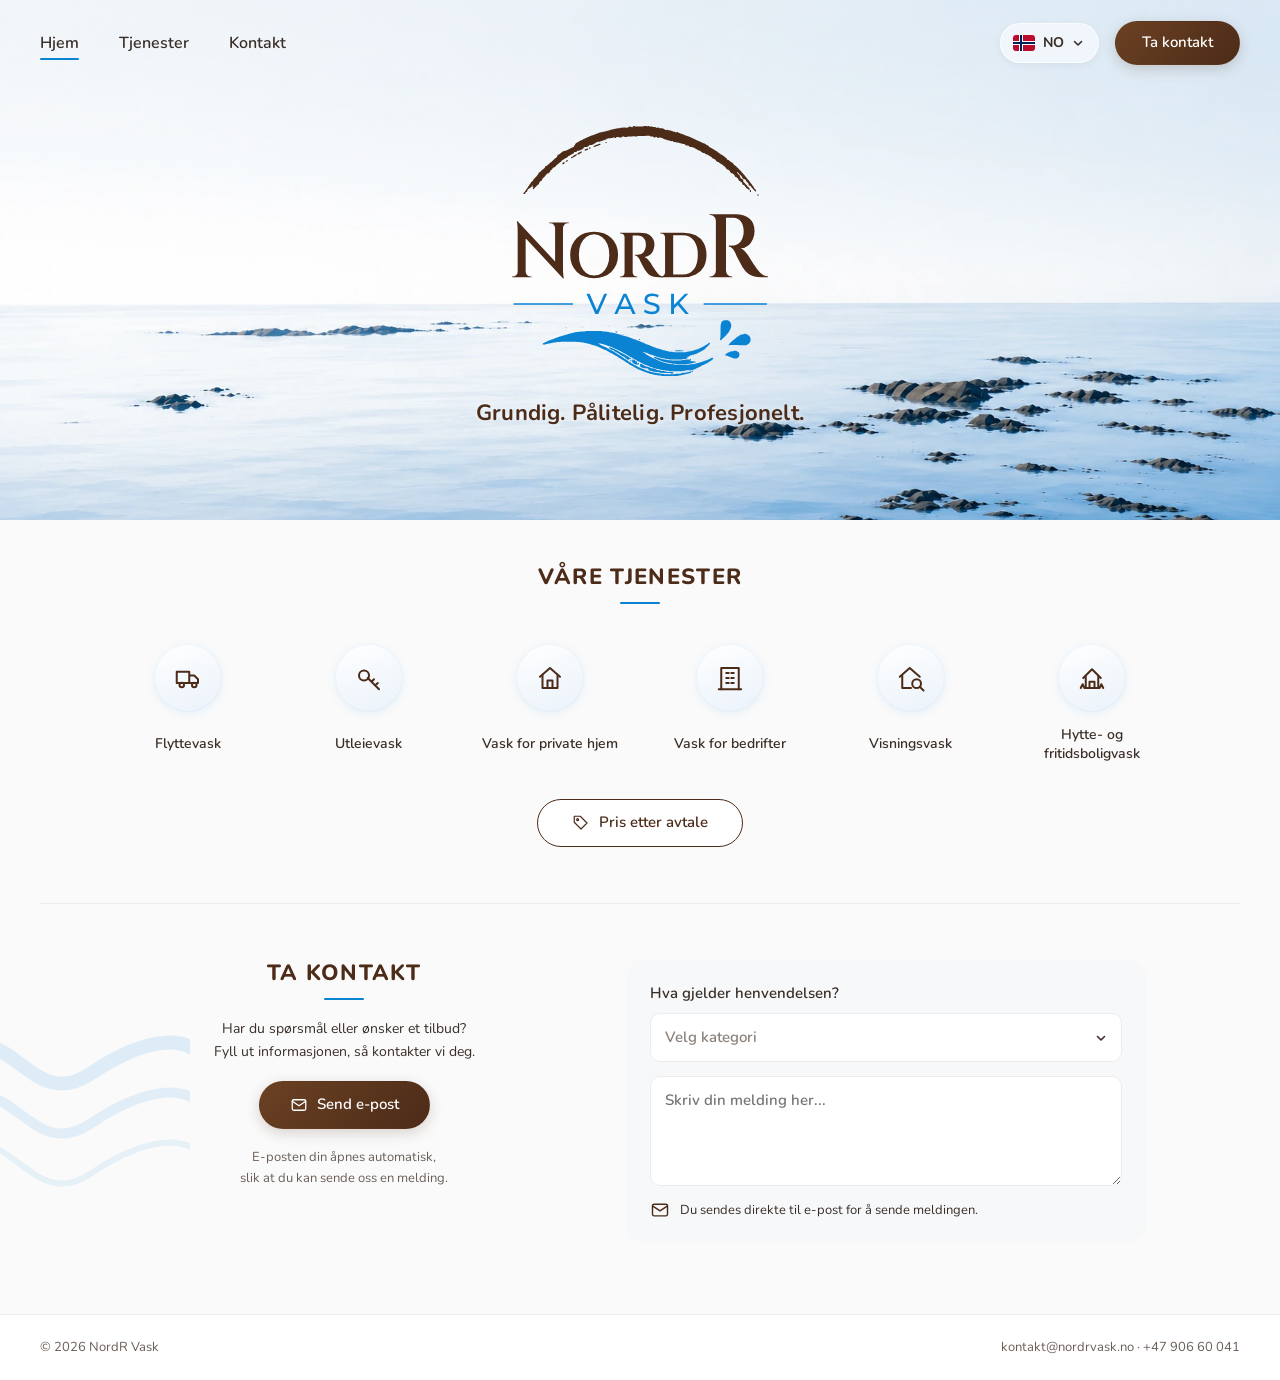
<file: index.html>
<!doctype html>
<html lang="nb">
<head>
  <meta charset="utf-8">
  <meta name="viewport" content="width=device-width, initial-scale=1">
  <title>NordR Vask – Grundig. Pålitelig. Profesjonelt.</title>
  <meta name="description" content="NordR Vask utfører flyttevask, utleievask, visningsvask og vask for private hjem, bedrifter og hytter. Pris etter avtale – ta kontakt for et tilbud.">
  <link rel="canonical" href="https://nordrvask.no/">
  <link rel="icon" href="assets/img/favicon.svg" type="image/svg+xml">
  <link rel="apple-touch-icon" href="assets/img/apple-touch-icon.png">
  <meta property="og:type" content="website">
  <meta property="og:title" content="NordR Vask">
  <meta property="og:description" content="Grundig. Pålitelig. Profesjonelt. Flyttevask, utleievask, visningsvask og vask for hjem, bedrifter og hytter.">
  <meta property="og:image" content="https://nordrvask.no/assets/img/og-image.jpg">
  <meta property="og:locale" content="nb_NO">
  <link rel="preconnect" href="https://fonts.googleapis.com">
  <link rel="preconnect" href="https://fonts.gstatic.com" crossorigin>
  <link rel="stylesheet" href="https://fonts.googleapis.com/css2?family=Nunito:wght@400;600;700;800&family=Cinzel:wght@600;700&display=swap">
  <link rel="preload" as="image" href="assets/img/hero-ocean.webp" type="image/webp">
  <link rel="preload" as="image" href="assets/img/logo.svg">
  <link rel="stylesheet" href="assets/css/style.css">
  <script type="application/ld+json">
  {
    "@context": "https://schema.org",
    "@type": "LocalBusiness",
    "name": "NordR Vask",
    "url": "https://nordrvask.no/",
    "email": "kontakt@nordrvask.no",
    "telephone": "+47 906 60 041",
    "slogan": "Grundig. Pålitelig. Profesjonelt.",
    "makesOffer": [
      {"@type": "Offer", "itemOffered": {"@type": "Service", "name": "Flyttevask"}},
      {"@type": "Offer", "itemOffered": {"@type": "Service", "name": "Utleievask"}},
      {"@type": "Offer", "itemOffered": {"@type": "Service", "name": "Vask for private hjem"}},
      {"@type": "Offer", "itemOffered": {"@type": "Service", "name": "Vask for bedrifter"}},
      {"@type": "Offer", "itemOffered": {"@type": "Service", "name": "Visningsvask"}},
      {"@type": "Offer", "itemOffered": {"@type": "Service", "name": "Hytte- og fritidsboligvask"}}
    ]
  }
  </script>
</head>
<body>

<header class="topbar" id="topp">
  <div class="wrap">
    <nav id="meny" aria-label="Hovedmeny">
      <ul>
        <li><a href="#topp" aria-current="page">Hjem</a></li>
        <li><a href="#tjenester">Tjenester</a></li>
        <li><a href="#kontakt">Kontakt</a></li>
      </ul>
    </nav>
    <div class="spraak">
      <button class="pill" id="spraakknapp" type="button" aria-haspopup="true" aria-expanded="false" aria-label="Språk: norsk">
        <svg class="flagg" viewBox="0 0 22 16" aria-hidden="true"><rect width="22" height="16" fill="#BA0C2F"/><rect x="6" width="4" height="16" fill="#fff"/><rect y="6" width="22" height="4" fill="#fff"/><rect x="7" width="2" height="16" fill="#00205B"/><rect y="7" width="22" height="2" fill="#00205B"/></svg>
        <span>NO</span>
        <svg class="chev" viewBox="0 0 12 12" aria-hidden="true"><path d="M2.5 4.5l3.5 3.5 3.5-3.5" fill="none" stroke="currentColor" stroke-width="1.6" stroke-linecap="round" stroke-linejoin="round"/></svg>
      </button>
      <ul class="spraak-meny" id="spraakmeny" hidden>
        <li><span aria-current="true">Norsk</span></li>
        <li><span class="kommer">English – kommer</span></li>
      </ul>
    </div>
    <a class="btn btn-primary top-cta" href="#kontakt">Ta kontakt</a>
    <button class="menu-btn" id="menyknapp" type="button" aria-label="Åpne meny" aria-expanded="false" aria-controls="meny">
      <svg viewBox="0 0 24 24" fill="none" stroke="currentColor" stroke-width="1.8" stroke-linecap="round" aria-hidden="true"><path d="M4 7h16M4 12h16M4 17h16"/></svg>
    </button>
  </div>
</header>

<main>
  <section class="hero" id="hjem" aria-label="Velkommen">
    <div class="hero-bg" role="img" aria-label="Stille hav med små skjær under lys himmel"></div>
    <div class="inner">
      <img class="logo" src="assets/img/logo.svg" width="551" height="540" alt="NordR Vask">
      <p class="tagline">Grundig. Pålitelig. Profesjonelt.</p>
      <div class="cta">
        <a class="btn btn-primary" href="#kontakt">Ta kontakt</a>
        <a class="btn btn-outline" href="#tjenester">Våre tjenester</a>
      </div>
    </div>
  </section>

  <section class="tjenester" id="tjenester">
    <div class="wrap">
      <h2 class="tittel">Våre tjenester</h2>
      <ul class="tjeneste-liste">
        <li>
          <div class="ikon" aria-hidden="true"><svg viewBox="0 0 24 24"><path d="M3 7h10v9H3zM13 10h4l3 3v3h-7z"/><circle cx="7" cy="17.5" r="1.8"/><circle cx="17" cy="17.5" r="1.8"/></svg></div>
          <span>Flyttevask</span>
        </li>
        <li>
          <div class="ikon" aria-hidden="true"><svg viewBox="0 0 24 24"><circle cx="8" cy="10" r="4"/><path d="M11 12l9 9M17 18l2-2M14 15l2-2"/></svg></div>
          <span>Utleievask</span>
        </li>
        <li>
          <div class="ikon" aria-hidden="true"><svg viewBox="0 0 24 24"><path d="M4 11l8-7 8 7"/><path d="M6 10v10h12V10"/><path d="M10 20v-6h4v6"/></svg></div>
          <span>Vask for private&nbsp;hjem</span>
        </li>
        <li>
          <div class="ikon" aria-hidden="true"><svg viewBox="0 0 24 24"><path d="M5 21V4h14v17"/><path d="M9 8h2M13 8h2M9 12h2M13 12h2M9 16h2M13 16h2"/><path d="M3 21h18"/></svg></div>
          <span>Vask for bedrifter</span>
        </li>
        <li>
          <div class="ikon" aria-hidden="true"><svg viewBox="0 0 24 24"><path d="M3 11l8-7 8 7"/><path d="M5 10v10h7"/><circle cx="16.5" cy="16.5" r="3.5"/><path d="M19 19l3 3"/></svg></div>
          <span>Visningsvask</span>
        </li>
        <li>
          <div class="ikon" aria-hidden="true"><svg viewBox="0 0 24 24"><path d="M5 12l7-7 7 7"/><path d="M7 11v9h10v-9"/><path d="M10 20v-5h4v5"/><path d="M3 20l1.5-3 1.5 3M18 20l1.5-3 1.5 3"/></svg></div>
          <span>Hytte- og fritidsboligvask</span>
        </li>
      </ul>
      <div class="pris">
        <a class="btn btn-outline" href="#kontakt">
          <svg viewBox="0 0 24 24" fill="none" stroke="currentColor" stroke-width="1.6" stroke-linecap="round" stroke-linejoin="round" aria-hidden="true"><path d="M20 12l-8 8-9-9V3h8z"/><circle cx="7.5" cy="7.5" r="1.3"/></svg>
          Pris etter avtale
        </a>
      </div>
    </div>
  </section>

  <hr class="skille">

  <section class="kontakt" id="kontakt">
    <svg class="bolge" viewBox="0 0 220 260" aria-hidden="true">
      <g fill="none" stroke="#0B83D3" stroke-linecap="round">
        <path d="M-20 60 C 40 20, 60 120, 120 80 S 220 40, 240 70" stroke-width="14" opacity=".12"/>
        <path d="M-20 110 C 40 70, 60 170, 120 130 S 220 90, 240 120" stroke-width="10" opacity=".10"/>
        <path d="M-20 160 C 40 120, 60 220, 120 180 S 220 140, 240 170" stroke-width="6" opacity=".09"/>
      </g>
    </svg>
    <div class="wrap">
      <div class="kontakt-tekst">
        <h2 class="tittel">Ta kontakt</h2>
        <p>Har du spørsmål eller ønsker et tilbud? <br>Fyll ut informasjonen, så kontakter vi deg.</p>
        <button class="btn btn-primary" type="submit" form="kontaktskjema" id="send">
          <svg viewBox="0 0 24 24" fill="none" stroke="currentColor" stroke-width="1.7" stroke-linecap="round" stroke-linejoin="round" aria-hidden="true"><rect x="3" y="5" width="18" height="14" rx="2"/><path d="M3 7l9 6 9-6"/></svg>
          Send e-post
        </button>
        <p class="hint">E-posten din åpnes automatisk, <br>slik at du kan sende oss en melding.</p>
        <p class="hint hint-etter" id="send-hint" hidden>Fikk du ikke opp e-postprogrammet? Send meldingen til <a href="mailto:kontakt@nordrvask.no">kontakt@nordrvask.no</a> eller ring <a href="tel:+4790660041">906 60 041</a>.</p>
      </div>

      <form id="kontaktskjema" class="skjema" novalidate>
        <label for="kategori">Hva gjelder henvendelsen?
          <select id="kategori" name="kategori" required>
            <option value="" selected disabled>Velg kategori</option>
            <option>Flyttevask</option>
            <option>Utleievask</option>
            <option>Vask for private hjem</option>
            <option>Vask for bedrifter</option>
            <option>Visningsvask</option>
            <option>Hytte- og fritidsboligvask</option>
            <option>Annet</option>
          </select>
        </label>
        <label for="melding" class="sr-label">Melding
          <textarea id="melding" name="melding" placeholder="Skriv din melding her..." required maxlength="4000"></textarea>
        </label>
        <p class="feil" id="skjema-feil" role="alert" hidden></p>
        <p class="info">
          <svg viewBox="0 0 24 24" fill="none" stroke="currentColor" stroke-width="1.7" stroke-linecap="round" stroke-linejoin="round" aria-hidden="true"><rect x="3" y="5" width="18" height="14" rx="2"/><path d="M3 7l9 6 9-6"/></svg>
          Du sendes direkte til e-post for å sende meldingen.
        </p>
      </form>
    </div>
  </section>
</main>

<footer>
  <div class="wrap">
    <span>© 2026 NordR Vask</span>
    <span><a href="mailto:kontakt@nordrvask.no">kontakt@nordrvask.no</a> · <a href="tel:+4790660041">+47 906 60 041</a></span>
  </div>
</footer>

<script src="assets/js/main.js" defer></script>
</body>
</html>
</file>
<file: assets/css/style.css>
/* NordR Vask – stilark. Følger NORDR_VASK_Designpakke v1.0 og mockupen (desktop + mobil). */
:root{
  --brun:#4C2B18; --brun-2:#6B4123; --bla:#0B83D3; --lysbla:#DCEEFF;
  --bg:#FAFAFA; --hvit:#FFFFFF; --border:#ECECEC;
  --tekst:#3A2E27; --tekst-2:#6B5E56; --feil:#B3261E;
  --maxw:1280px; --gutter:40px;
  --sans:Nunito,Inter,system-ui,-apple-system,"Segoe UI",Roboto,sans-serif;
  --ease:cubic-bezier(.22,.61,.36,1);
}
*{box-sizing:border-box}
html{scroll-behavior:smooth;color-scheme:light}
body{margin:0;background:var(--bg);color:var(--tekst);font-family:var(--sans);font-size:16px;line-height:1.55;-webkit-font-smoothing:antialiased}
h2{margin:0}
p{margin:0}
a{color:var(--bla)}
img{max-width:100%;height:auto}
[hidden]{display:none!important}
.wrap{max-width:var(--maxw);margin-inline:auto;padding-inline:var(--gutter)}
@media (max-width:640px){:root{--gutter:20px}}

/* Seksjonstittel: versaler, brun, kort blå strek under */
.tittel{font-family:var(--sans);font-weight:800;font-size:22px;letter-spacing:.06em;text-transform:uppercase;color:var(--brun);text-align:center;line-height:1.2}
.tittel::after{content:"";display:block;width:40px;height:2px;background:var(--bla);border-radius:2px;margin:12px auto 0}

/* Knapper */
.btn{display:inline-flex;align-items:center;justify-content:center;gap:9px;height:48px;padding:0 30px;border-radius:999px;font:inherit;font-family:var(--sans);font-weight:600;font-size:15px;text-decoration:none;cursor:pointer;border:1px solid transparent;white-space:nowrap;transition:transform .25s var(--ease),box-shadow .25s var(--ease),background-color .25s var(--ease)}
.btn:focus-visible{outline:3px solid var(--bla);outline-offset:3px}
.btn-primary{background:linear-gradient(135deg,var(--brun-2),var(--brun));color:#fff;box-shadow:0 4px 14px rgba(76,43,24,.20)}
.btn-primary:hover{transform:translateY(-1px);box-shadow:0 8px 20px rgba(76,43,24,.26)}
.btn-outline{background:#fff;color:var(--brun);border-color:var(--brun)}
.btn-outline:hover{transform:translateY(-1px);box-shadow:0 6px 16px rgba(76,43,24,.10)}
.btn svg{width:18px;height:18px}

/* Topplinje – ligger over hero-bildet */
.topbar{position:absolute;top:0;left:0;right:0;z-index:20}
.topbar .wrap{display:flex;align-items:center;height:86px;gap:16px}
.topbar nav{margin-right:auto}
.topbar nav ul{list-style:none;margin:0;padding:0;display:flex;gap:40px}
.topbar nav a{color:var(--tekst);text-decoration:none;font-weight:600;font-size:16px;padding:6px 0;position:relative}
.topbar nav a::after{content:"";position:absolute;left:0;right:0;bottom:0;height:2px;background:var(--bla);border-radius:2px;transform:scaleX(0);transform-origin:left;transition:transform .3s var(--ease)}
.topbar nav a:hover::after,.topbar nav a[aria-current]::after{transform:scaleX(1)}
.top-cta{height:44px;padding:0 26px}

.spraak{position:relative}
.pill{display:inline-flex;align-items:center;gap:8px;height:40px;padding:0 14px 0 12px;border-radius:999px;border:1px solid rgba(255,255,255,.7);background:rgba(255,255,255,.55);backdrop-filter:blur(8px);-webkit-backdrop-filter:blur(8px);font:inherit;font-weight:700;font-size:14px;color:var(--tekst);cursor:pointer;box-shadow:0 2px 8px rgba(0,0,0,.05)}
.pill .flagg{width:22px;height:16px;border-radius:3px}
.pill .chev{width:12px;height:12px}
.pill:focus-visible{outline:3px solid var(--bla);outline-offset:2px}
.spraak-meny{position:absolute;top:48px;left:0;margin:0;padding:6px;list-style:none;background:#fff;border:1px solid var(--border);border-radius:12px;box-shadow:0 10px 30px rgba(0,0,0,.08);min-width:170px;font-size:14px;z-index:30}
.spraak-meny li span{display:block;padding:8px 12px;border-radius:8px}
.spraak-meny [aria-current]{font-weight:700;color:var(--brun);background:var(--lysbla)}
.spraak-meny .kommer{color:var(--tekst-2)}

.menu-btn{display:none;background:rgba(255,255,255,.55);border:1px solid rgba(255,255,255,.7);border-radius:999px;width:44px;height:44px;padding:0;cursor:pointer;color:var(--brun);align-items:center;justify-content:center}
.menu-btn svg{width:26px;height:26px}

/* Hero */
.hero{position:relative;min-height:520px;display:grid;place-items:center;text-align:center;overflow:hidden;isolation:isolate;padding-top:86px}
.hero-bg{position:absolute;inset:0;z-index:-2;background-image:url("../img/hero-ocean.webp");background-size:cover;background-position:center 42%}
.hero::before{content:"";position:absolute;inset:0;z-index:-1;background:linear-gradient(180deg,rgba(250,250,250,.55) 0%,rgba(250,250,250,.15) 40%,rgba(250,250,250,0) 65%)}
.hero .inner{padding:0 var(--gutter) 52px;display:grid;justify-items:center;gap:18px}
.logo{width:260px;max-width:100%;height:auto;display:block}
.tagline{font-weight:700;font-size:22px;color:var(--brun);letter-spacing:.01em;text-shadow:0 1px 6px rgba(255,255,255,.8)}
.hero .cta{display:none}
@keyframes rise{from{opacity:0;transform:translateY(12px)}to{opacity:1;transform:none}}

/* Tjenester */
.tjenester{padding-block:44px 56px}
.tjeneste-liste{list-style:none;margin:40px auto 0;padding:0;display:grid;grid-template-columns:repeat(6,1fr);gap:24px;max-width:1060px}
.tjeneste-liste li{display:grid;justify-items:center;gap:14px;text-align:center;font-size:14px;font-weight:600;color:var(--tekst);line-height:1.3}
.ikon{width:68px;height:68px;border-radius:50%;background:linear-gradient(160deg,#FFFFFF 0%,#EAF2FA 100%);box-shadow:0 2px 10px rgba(11,131,211,.08),inset 0 0 0 1px rgba(11,131,211,.06);display:grid;place-items:center;color:var(--brun);transition:transform .3s var(--ease),box-shadow .3s var(--ease)}
.tjeneste-liste li:hover .ikon{transform:translateY(-3px);box-shadow:0 8px 20px rgba(11,131,211,.14),inset 0 0 0 1px rgba(11,131,211,.08)}
.ikon svg{width:30px;height:30px;fill:none;stroke:currentColor;stroke-width:1.6;stroke-linecap:round;stroke-linejoin:round}
.pris{display:flex;justify-content:center;margin-top:36px}
.pris .btn{padding:0 34px}

.skille{border:0;border-top:1px solid var(--border);max-width:calc(var(--maxw) - 2*var(--gutter));margin:0 auto}

/* Kontakt */
.kontakt{position:relative;overflow:hidden;padding-block:56px 72px}
.kontakt .bolge{position:absolute;left:-30px;top:90px;width:220px;height:260px;pointer-events:none}
.kontakt .wrap{display:grid;grid-template-columns:minmax(300px,420px) minmax(360px,520px);gap:72px;justify-content:center;align-items:start;position:relative}
.kontakt-tekst{display:grid;justify-items:center;text-align:center;gap:18px}
.kontakt-tekst p{font-size:14px;line-height:1.6;color:var(--tekst)}
.kontakt-tekst .hint{font-size:13px;color:var(--tekst-2)}
.hint-etter{background:var(--lysbla);color:var(--brun);border-radius:12px;padding:10px 14px;line-height:1.5}
.hint-etter a{color:var(--brun);font-weight:700}

.skjema{background:#F6F8FA;border-radius:16px;padding:22px 24px;display:grid;gap:14px}
.skjema label{display:grid;gap:8px;font-weight:600;font-size:15px;color:var(--tekst)}
.skjema .sr-label{font-size:0;line-height:0;gap:0}
.skjema .sr-label textarea{font-size:15px;line-height:1.5}
select,textarea{font:inherit;font-size:15px;color:var(--tekst);background:#fff;border:1px solid var(--border);border-radius:10px;padding:12px 14px;width:100%;transition:border-color .25s var(--ease),box-shadow .25s var(--ease)}
select{appearance:none;-webkit-appearance:none;background-image:url("data:image/svg+xml,%3Csvg xmlns='http://www.w3.org/2000/svg' viewBox='0 0 12 12'%3E%3Cpath d='M2.5 4.5l3.5 3.5 3.5-3.5' fill='none' stroke='%233A2E27' stroke-width='1.6' stroke-linecap='round' stroke-linejoin='round'/%3E%3C/svg%3E");background-repeat:no-repeat;background-position:right 14px center;background-size:12px;padding-right:38px}
select:invalid{color:#8A807A}
textarea{min-height:110px;resize:vertical}
select:focus,textarea:focus{outline:none;border-color:var(--bla);box-shadow:0 0 0 4px rgba(11,131,211,.15)}
.ugyldig{border-color:var(--feil)!important}
.feil{color:var(--feil);font-size:14px;font-weight:600}
.info{display:flex;align-items:center;gap:10px;font-size:13px;color:var(--tekst)}
.info svg{width:20px;height:20px;color:var(--brun);flex:none}

footer{border-top:1px solid var(--border);background:#fff;padding-block:22px}
footer .wrap{display:flex;flex-wrap:wrap;gap:8px 32px;justify-content:space-between;font-size:13px;color:var(--tekst-2)}
footer a{color:var(--tekst-2);text-decoration:none}
footer a:hover{color:var(--brun)}

/* Nettbrett */
@media (max-width:1024px){
  .tjeneste-liste{grid-template-columns:repeat(3,1fr);gap:28px 20px}
  .kontakt .wrap{grid-template-columns:1fr;gap:40px;max-width:640px}
}

/* Mobil – følger mobil-mockupen */
@media (max-width:720px){
  .topbar .wrap{height:72px}
  .topbar nav{display:none}
  .top-cta{display:none}
  .spraak{margin-right:auto}
  .menu-btn{display:inline-flex}
  .topbar.open nav{display:block;position:absolute;left:0;right:0;top:72px;background:#fff;border-bottom:1px solid var(--border);padding:12px var(--gutter) 20px;z-index:25}
  .topbar.open nav ul{flex-direction:column;gap:14px}

  .hero{min-height:360px;padding-top:72px}
  .hero-bg{background-position:center 78%}
  .hero::before{background:linear-gradient(180deg,rgba(250,250,250,.85) 0%,rgba(250,250,250,.75) 45%,rgba(250,250,250,.25) 75%,rgba(250,250,250,0) 100%)}
  .hero .inner{padding:8px var(--gutter) 40px;gap:16px}
  .logo{width:190px}
  .tagline{font-size:17px}
  .hero .cta{display:grid;gap:12px;justify-items:center;margin-top:6px}
  .hero .cta .btn{height:44px;min-width:186px;padding:0 26px}

  .tjenester{padding-block:36px 40px}
  .tjeneste-liste{grid-template-columns:repeat(3,1fr);gap:12px;margin-top:28px}
  .tjeneste-liste li{background:#fff;border:1px solid var(--border);border-radius:12px;padding:16px 8px 14px;gap:10px;font-size:12px;font-weight:600}
  .ikon{width:44px;height:44px;background:none;box-shadow:none;border-radius:0}
  .ikon svg{width:30px;height:30px}
  .tjeneste-liste li:hover .ikon{transform:none;box-shadow:none}
  .pris{margin-top:24px}
  .pris .btn{width:100%}

  .kontakt{padding-block:40px 56px}
  .kontakt .bolge{left:-70px;top:30px;width:180px}
  .kontakt .wrap{gap:28px}
  .kontakt-tekst p br{display:none}
  .kontakt-tekst .btn{min-width:186px}
}
@media (max-width:380px){
  .tjeneste-liste{gap:8px}
  .tjeneste-liste li{padding:14px 4px 12px;font-size:11px}
}

@media (prefers-reduced-motion:reduce){
  *{animation:none!important;transition:none!important}
  html{scroll-behavior:auto}
}
</file>
